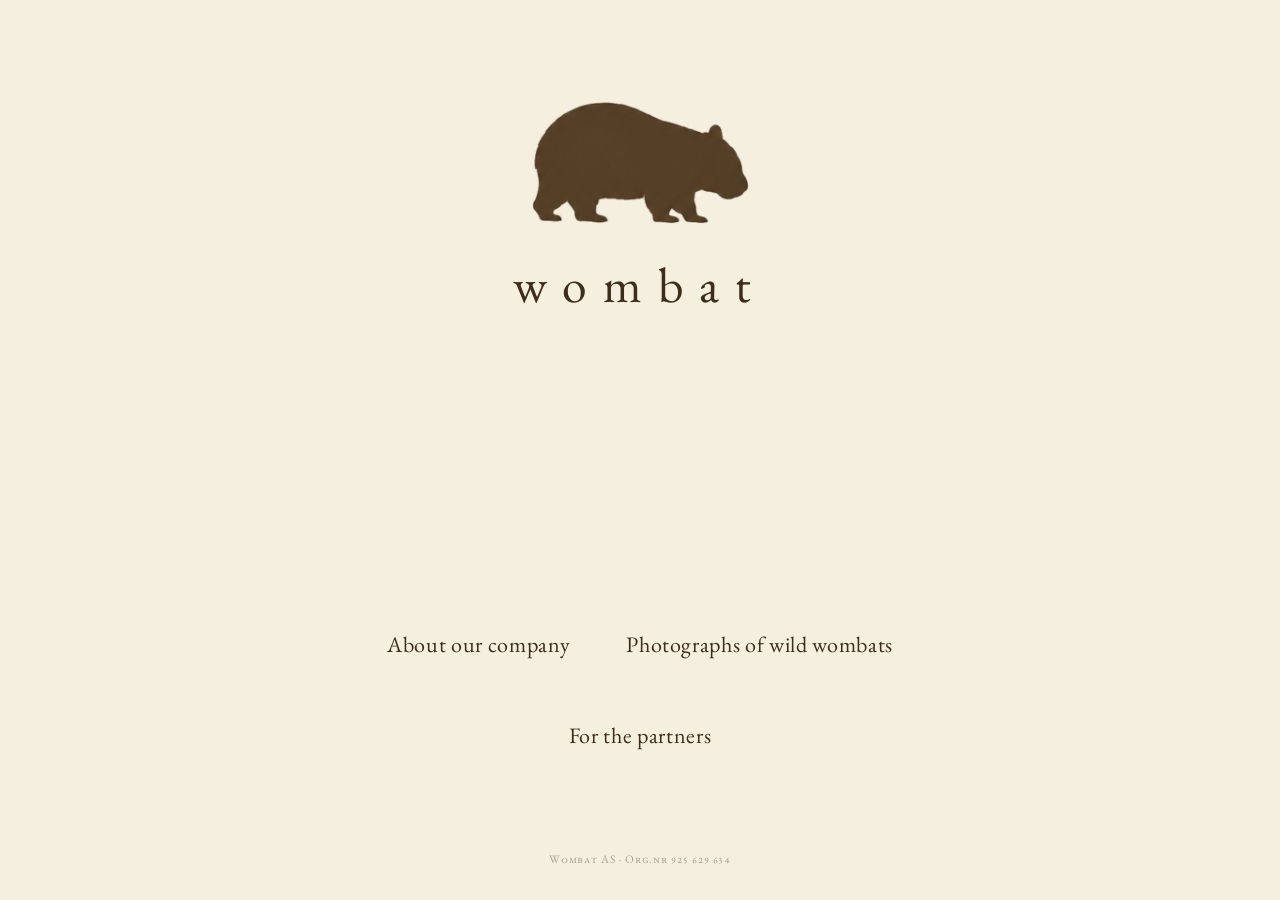
<file: index.html>
<!DOCTYPE html>
<html lang="en">
<head>
  <meta charset="UTF-8">
  <meta name="viewport" content="width=device-width, initial-scale=1.0">
  <title>Wombat</title>
  <meta name="description" content="Wombat AS is a Norwegian company.">

  <meta property="og:title" content="Wombat">
  <meta property="og:description" content="A Norwegian company.">
  <meta property="og:image" content="wombat-logo.png">
  <meta property="og:type" content="website">

  <link rel="icon" type="image/png" href="wombat-logo.png">
  <link rel="apple-touch-icon" href="wombat-logo.png">
  <link rel="stylesheet" href="style.css">
</head>
<body>
  <main class="home">
    <div class="logo-block">
      <img id="wombat-mark" src="wombat-logo.png" alt="Wombat">
      <div class="wordmark-text">wombat</div>
    </div>
    <nav class="primary">
      <a href="about.html">About our company</a>
      <a href="wombats.html">Photographs of wild wombats</a>
      <a href="https://docs.google.com/spreadsheets/d/1r58V9bGHoJZDuZ3yRSJWuCCVVie4632kGpdcs40XNWY/edit?gid=370596621#gid=370596621" target="_blank" rel="noopener">For the partners</a>
    </nav>
  </main>
  <footer>
    Wombat AS &middot; Org.nr 925&nbsp;629&nbsp;634
  </footer>

  <script>
  (function() {
    const wombat = document.getElementById('wombat-mark');
    if (!wombat) return;
    if (window.matchMedia('(prefers-reduced-motion: reduce)').matches) return;

    let startTime = Date.now();
    let isHovering = false;

    wombat.addEventListener('mouseenter', () => isHovering = true);
    wombat.addEventListener('mouseleave', () => isHovering = false);

    function easeOutCubic(t) { return 1 - Math.pow(1 - t, 3); }
    function easeInQuad(t) { return t * t; }

    function animate() {
      if (!isHovering) {
        const t = (Date.now() - startTime) / 1000;

        // BREATHING — gentle continuous pulse (subtle)
        const breatheScale = 1 + 0.0085 * Math.sin((t / 6) * Math.PI * 2);

        // THE HOP — every 35 seconds, vertical only, with a small tilt
        const hopCycle = t % 35;
        let hopY = 0;
        let hopTilt = 0;
        let hopScale = 1;

        if (hopCycle < 32) {
          // resting
        } else if (hopCycle < 32.4) {
          const p = (hopCycle - 32) / 0.4;
          hopY = 3 * easeInQuad(p);
          hopTilt = -1.5 * easeInQuad(p);
          hopScale = 1 - 0.02 * easeInQuad(p);
        } else if (hopCycle < 32.9) {
          const p = (hopCycle - 32.4) / 0.5;
          hopY = 3 - (3 + 18) * easeOutCubic(p);
          hopTilt = -1.5 + (1.5 + 2) * easeOutCubic(p);
          hopScale = 0.98 + 0.04 * easeOutCubic(p);
        } else if (hopCycle < 33.3) {
          const p = (hopCycle - 32.9) / 0.4;
          hopY = -18 + 18 * easeInQuad(p);
          hopTilt = 0.5 - 0.5 * easeInQuad(p);
          hopScale = 1.02 - 0.02 * easeInQuad(p);
        } else {
          const p = Math.min(1, (hopCycle - 33.3) / 0.5);
          hopY = 2 * Math.sin(p * Math.PI) * (1 - p) * 0.4;
        }

        const totalScale = breatheScale * hopScale;
        wombat.style.transform =
          `translateY(${hopY}px) rotate(${hopTilt}deg) scale(${totalScale})`;
      }
      requestAnimationFrame(animate);
    }
    requestAnimationFrame(animate);
  })();
  </script>
</body>
</html>
</file>
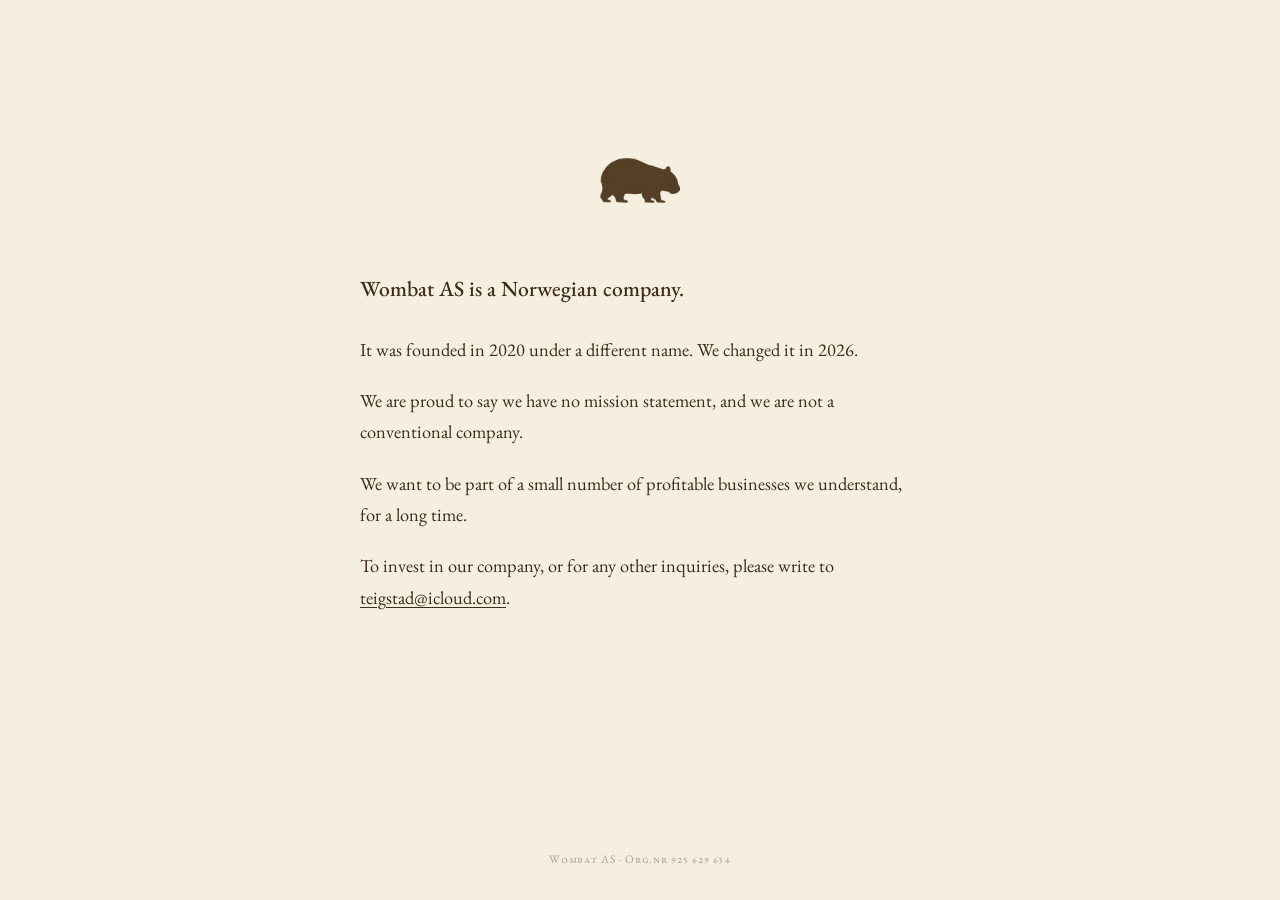
<file: about.html>
<!DOCTYPE html>
<html lang="en">
<head>
  <meta charset="UTF-8">
  <meta name="viewport" content="width=device-width, initial-scale=1.0">
  <title>About — Wombat</title>
  <meta name="description" content="Wombat AS is a Norwegian company.">

  <meta property="og:title" content="About — Wombat">
  <meta property="og:description" content="Wombat AS is a Norwegian company.">
  <meta property="og:image" content="wombat-logo.png">

  <link rel="icon" type="image/png" href="wombat-logo.png">
  <link rel="apple-touch-icon" href="wombat-logo.png">
  <link rel="stylesheet" href="style.css">
</head>
<body>
  <main>
    <header class="page-header">
      <a class="brand" href="index.html">
        <img class="mark-small" src="wombat-logo.png" alt="Wombat">
      </a>
    </header>
    <div class="content">
      <p class="lead">Wombat AS is a Norwegian company.</p>
      <p>It was founded in 2020 under a different name. We changed it in 2026.</p>
      <p>We are proud to say we have no mission statement, and we are not a conventional company.</p>
      <p>We want to be part of a small number of profitable businesses we understand, for a long time.</p>
      <p>To invest in our company, or for any other inquiries, please write to <a href="mailto:teigstad@icloud.com">teigstad@icloud.com</a>.</p>
    </div>
  </main>
  <footer>
    Wombat AS &middot; Org.nr 925&nbsp;629&nbsp;634
  </footer>
</body>
</html>
</file>
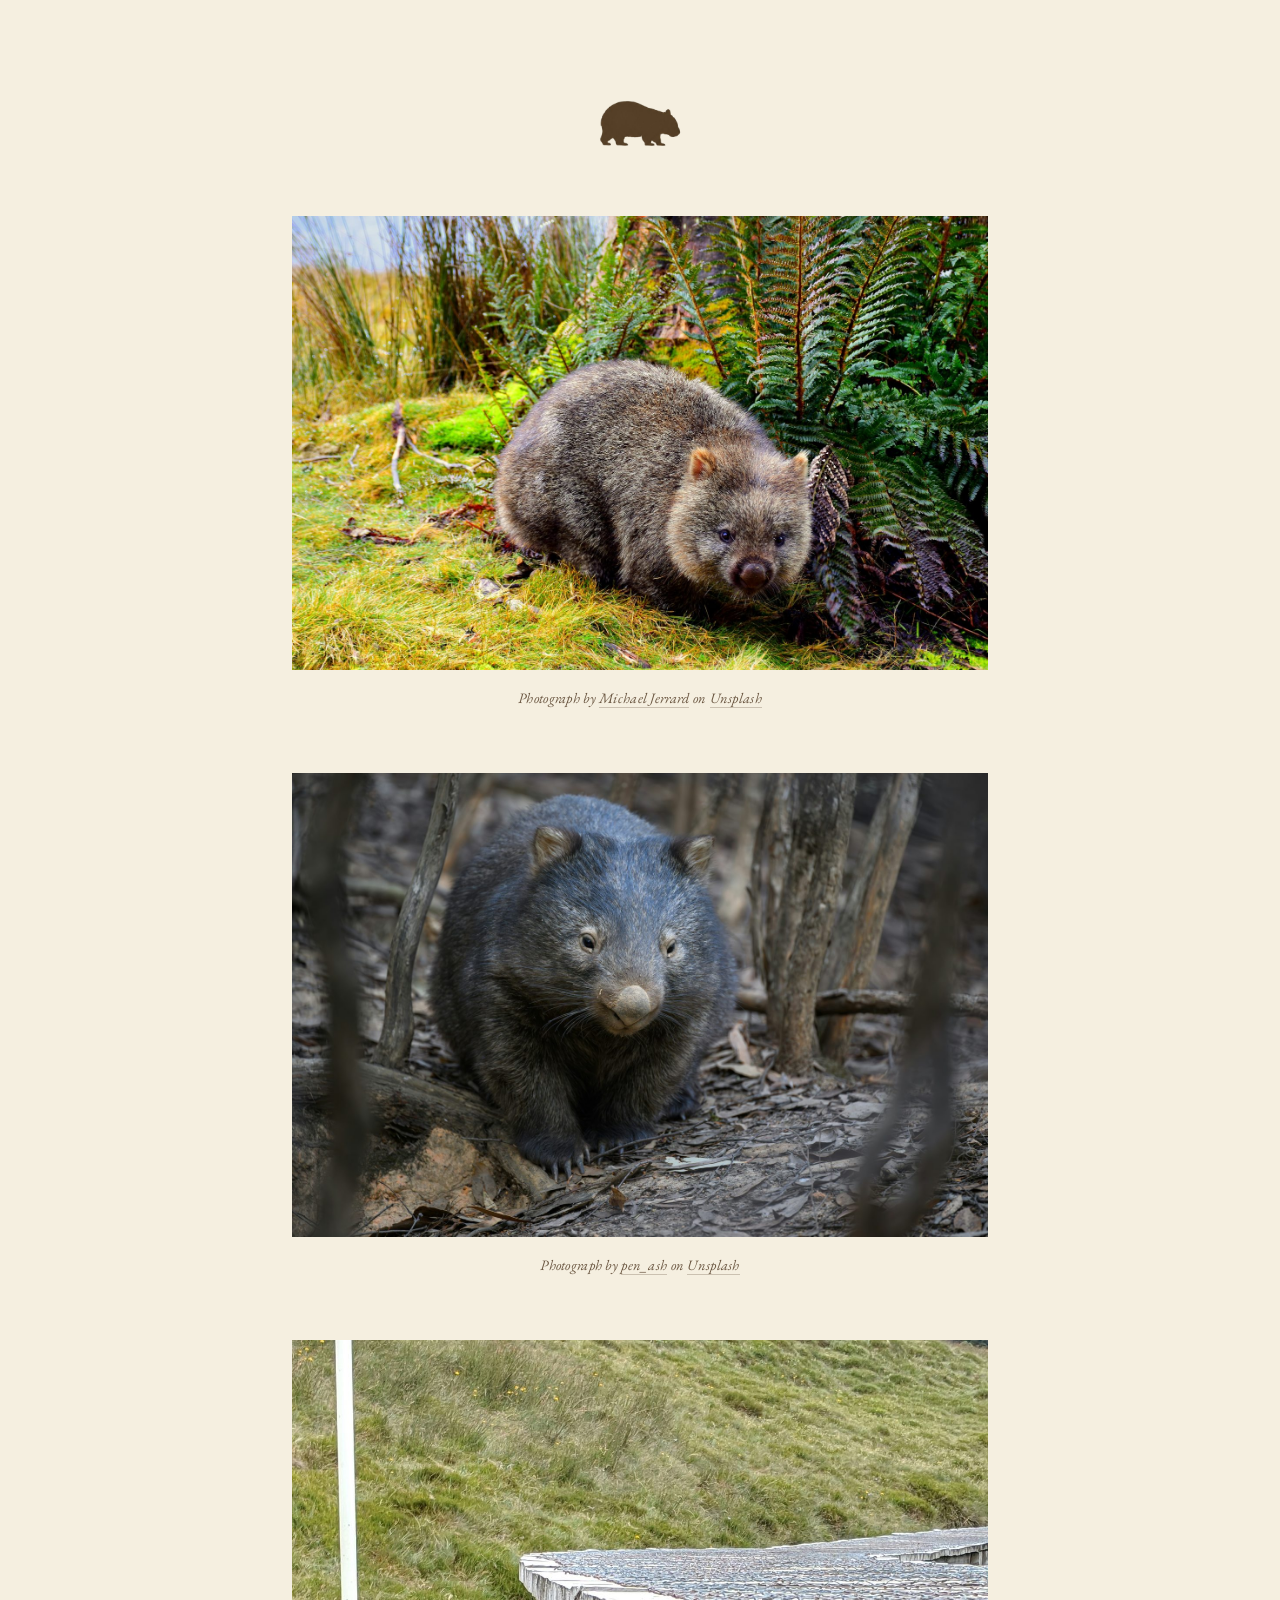
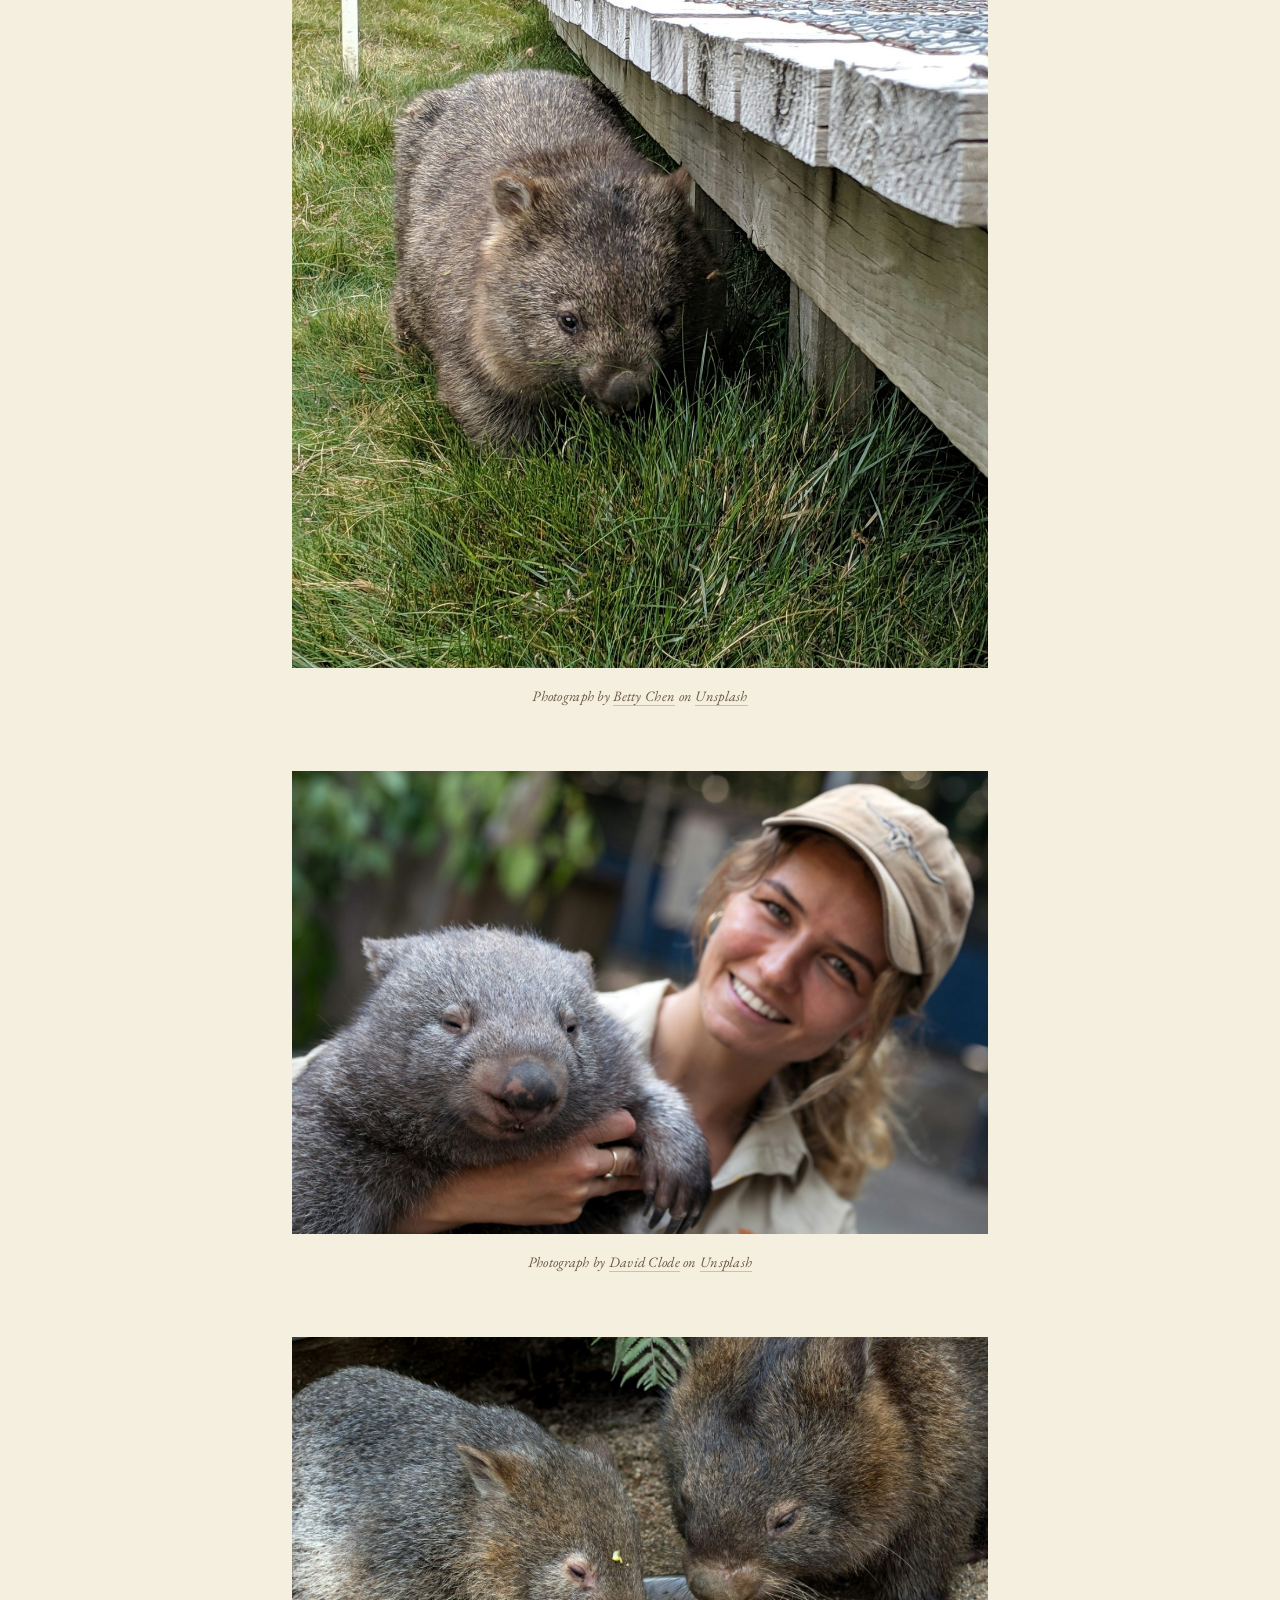
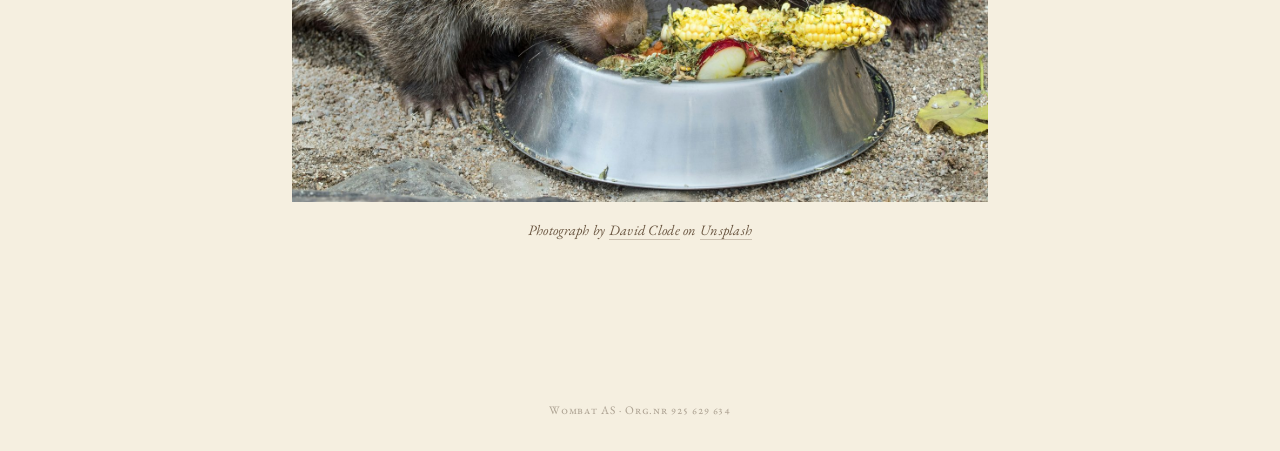
<file: wombats.html>
<!DOCTYPE html>
<html lang="en">
<head>
  <meta charset="UTF-8">
  <meta name="viewport" content="width=device-width, initial-scale=1.0">
  <title>Photographs of wild wombats — Wombat</title>
  <meta name="description" content="Photographs of wild wombats.">

  <meta property="og:title" content="Photographs of wild wombats — Wombat">
  <meta property="og:description" content="Photographs of wild wombats.">
  <meta property="og:image" content="wombat-logo.png">

  <link rel="icon" type="image/png" href="wombat-logo.png">
  <link rel="apple-touch-icon" href="wombat-logo.png">
  <link rel="stylesheet" href="style.css">
</head>
<body>
  <main>
    <header class="page-header">
      <a class="brand" href="index.html">
        <img class="mark-small" src="wombat-logo.png" alt="Wombat">
      </a>
    </header>

    <div class="photos">

      <figure class="photo">
        <img src="wombat-1.jpg" alt="A wombat among ferns and grass" loading="lazy">
        <figcaption class="caption">
          Photograph by <a href="https://unsplash.com/@michaeljerrard?utm_source=unsplash&amp;utm_medium=referral&amp;utm_content=creditCopyText" target="_blank" rel="noopener">Michael Jerrard</a> on <a href="https://unsplash.com/photos/grey-rodent-on-green-grass-mnHs4boXT_0?utm_source=unsplash&amp;utm_medium=referral&amp;utm_content=creditCopyText" target="_blank" rel="noopener">Unsplash</a>
        </figcaption>
      </figure>

      <figure class="photo">
        <img src="wombat-2.jpg" alt="A wombat looking directly at the camera in a forest" loading="lazy">
        <figcaption class="caption">
          Photograph by <a href="https://unsplash.com/@pen_ash?utm_source=unsplash&amp;utm_medium=referral&amp;utm_content=creditCopyText" target="_blank" rel="noopener">pen_ash</a> on <a href="https://unsplash.com/photos/a-wombat-stares-directly-at-the-camera-QvgZkCAfJdc?utm_source=unsplash&amp;utm_medium=referral&amp;utm_content=creditCopyText" target="_blank" rel="noopener">Unsplash</a>
        </figcaption>
      </figure>

      <figure class="photo">
        <img src="wombat-3.jpg" alt="A wombat next to a wooden boardwalk" loading="lazy">
        <figcaption class="caption">
          Photograph by <a href="https://unsplash.com/@bettypics?utm_source=unsplash&amp;utm_medium=referral&amp;utm_content=creditCopyText" target="_blank" rel="noopener">Betty Chen</a> on <a href="https://unsplash.com/photos/a-brown-bear-standing-next-to-a-wooden-bench-VuNmztxY-hw?utm_source=unsplash&amp;utm_medium=referral&amp;utm_content=creditCopyText" target="_blank" rel="noopener">Unsplash</a>
        </figcaption>
      </figure>

      <figure class="photo">
        <img src="wombat-4.jpg" alt="A wildlife keeper holding a wombat" loading="lazy">
        <figcaption class="caption">
          Photograph by <a href="https://unsplash.com/@davidclode?utm_source=unsplash&amp;utm_medium=referral&amp;utm_content=creditCopyText" target="_blank" rel="noopener">David Clode</a> on <a href="https://unsplash.com/photos/girl-in-white-shirt-holding-gray-animal-tPIOleTRY5A?utm_source=unsplash&amp;utm_medium=referral&amp;utm_content=creditCopyText" target="_blank" rel="noopener">Unsplash</a>
        </figcaption>
      </figure>

      <figure class="photo">
        <img src="wombat-5.jpg" alt="Two wombats eating from a feed bowl" loading="lazy">
        <figcaption class="caption">
          Photograph by <a href="https://unsplash.com/@davidclode?utm_source=unsplash&amp;utm_medium=referral&amp;utm_content=creditCopyText" target="_blank" rel="noopener">David Clode</a> on <a href="https://unsplash.com/photos/two-rodent-eating-corns-hUidMW9NvmA?utm_source=unsplash&amp;utm_medium=referral&amp;utm_content=creditCopyText" target="_blank" rel="noopener">Unsplash</a>
        </figcaption>
      </figure>

    </div>
  </main>
  <footer>
    Wombat AS &middot; Org.nr 925&nbsp;629&nbsp;634
  </footer>
</body>
</html>
</file>
<file: style.css>
/* ===========================================================
   Wombat — site styles
   =========================================================== */

@import url('https://fonts.googleapis.com/css2?family=EB+Garamond:ital,wght@0,400;0,500;1,400&display=swap');

:root {
  --cream: #F5EFE0;
  --brown: #3E2C1C;
  --brown-soft: #6b5742;
  --brown-faint: rgba(62, 44, 28, 0.4);
  --rule: rgba(62, 44, 28, 0.12);
}

* { box-sizing: border-box; margin: 0; padding: 0; }

html { background: #F5EFE0; }

body {
  background: #F5EFE0;
  color: var(--brown);
  font-family: 'EB Garamond', Garamond, 'Times New Roman', serif;
  font-weight: 400;
  font-size: 18px;
  line-height: 1.6;
  min-height: 100vh;
  display: flex;
  flex-direction: column;
  -webkit-font-smoothing: antialiased;
  -moz-osx-font-smoothing: grayscale;
  overflow-x: hidden;
}

main {
  flex: 1;
  display: flex;
  flex-direction: column;
  align-items: center;
  justify-content: center;
  padding: 6rem 2rem;
  max-width: 760px;
  margin: 0 auto;
  width: 100%;
}

/* ============== HOME PAGE ============== */

/* On the home page the layout pushes the logo toward the top
   third and the nav links toward the bottom, with empty space
   between. */
main.home {
  justify-content: space-between;
  padding-top: 10vh;
  padding-bottom: 2rem;
}

.home {
  text-align: center;
}

.logo-block {
  display: flex;
  flex-direction: column;
  align-items: center;
  gap: 0.5rem;
}

#wombat-mark {
  display: block;
  width: 19vw;
  max-width: 240px;
  min-width: 170px;
  height: auto;
  cursor: default;
  transform: translateY(0) scale(1) rotate(0deg);
  transform-origin: center bottom;
  transition: transform 0.4s cubic-bezier(0.34, 1.56, 0.64, 1);
  /* Crisper rendering */
  image-rendering: -webkit-optimize-contrast;
  image-rendering: crisp-edges;
}

#wombat-mark:hover {
  transform: scale(1.06) translateY(-6px) !important;
}

.wordmark-text {
  font-family: 'EB Garamond', Garamond, serif;
  font-size: clamp(1.9rem, 4.75vw, 3.1rem);
  letter-spacing: 0.32em;
  text-transform: lowercase;
  color: var(--brown);
  font-weight: 400;
  /* Stays still — only the animal moves above */
}

@media (prefers-reduced-motion: reduce) {
  #wombat-mark { transform: none !important; }
}

/* ============== NAVIGATION ============== */

nav.primary {
  display: flex;
  gap: 3.5rem;
  justify-content: center;
  flex-wrap: wrap;
}

nav.primary a {
  color: var(--brown);
  text-decoration: none;
  font-size: 1.38rem;
  letter-spacing: 0.03em;
  position: relative;
  transition: opacity 0.3s ease;
}

nav.primary a::after {
  content: "";
  position: absolute;
  left: 0;
  right: 0;
  bottom: -4px;
  height: 1px;
  background: currentColor;
  transform: scaleX(0);
  transform-origin: center;
  transition: transform 0.4s cubic-bezier(0.65, 0, 0.35, 1);
}

nav.primary a:hover::after {
  transform: scaleX(1);
}

/* ============== INNER PAGES ============== */

.page-header {
  margin-bottom: 3.5rem;
  text-align: center;
}

.page-header a.brand {
  text-decoration: none;
  color: var(--brown);
  display: inline-flex;
  flex-direction: column;
  align-items: center;
}

.page-header img.mark-small {
  width: 90px;
  height: auto;
  display: block;
  transition: transform 0.5s cubic-bezier(0.34, 1.56, 0.64, 1);
  image-rendering: -webkit-optimize-contrast;
}

.page-header a.brand:hover img.mark-small {
  transform: translateY(-3px);
}

.page-header .wordmark {
  font-size: 1.15rem;
  letter-spacing: 0.32em;
  text-transform: lowercase;
}

.content {
  max-width: 560px;
  margin: 0 auto;
  text-align: left;
}

.content p {
  margin-bottom: 1.25rem;
  font-size: 1.15rem;
  line-height: 1.7;
}

.content p.lead {
  font-size: 1.35rem;
  line-height: 1.55;
  margin-bottom: 1.75rem;
  font-weight: 500;
}

.content a {
  color: var(--brown);
  text-decoration: underline;
  text-decoration-thickness: 1px;
  text-underline-offset: 3px;
  transition: opacity 0.3s ease;
}

.content a:hover {
  opacity: 0.55;
}

.content .contact-block {
  margin-top: 3rem;
  padding-top: 2rem;
  border-top: 1px solid var(--rule);
}

.content .contact-block p {
  margin-bottom: 0.4rem;
  font-size: 1.05rem;
}

.content .contact-block .name {
  font-style: italic;
  color: var(--brown-soft);
  margin-top: 0.5rem;
}

/* ============== WOMBATS PHOTOS ============== */

.photos {
  display: grid;
  grid-template-columns: 1fr;
  gap: 4rem;
  width: 100%;
  max-width: 720px;
  margin: 0 auto;
}

.photo { text-align: center; }

.photo .placeholder {
  width: 100%;
  aspect-ratio: 4 / 3;
  background: rgba(62, 44, 28, 0.04);
  border: 1px solid var(--rule);
  display: flex;
  align-items: center;
  justify-content: center;
  color: var(--brown-soft);
  font-style: italic;
  font-size: 0.95rem;
}

.photo img {
  width: 100%;
  height: auto;
  display: block;
}

.photo .caption {
  margin-top: 1rem;
  font-size: 0.9rem;
  font-style: italic;
  color: var(--brown-soft);
  letter-spacing: 0.02em;
}

.photo .caption a {
  color: var(--brown-soft);
  text-decoration: none;
  border-bottom: 1px solid rgba(107, 87, 66, 0.3);
  transition: border-color 0.3s ease, color 0.3s ease;
}

.photo .caption a:hover {
  color: var(--brown);
  border-bottom-color: var(--brown);
}

/* ============== 404 ============== */

.notfound { text-align: center; }

.notfound .mark-medium {
  width: 140px;
  margin: 0 auto 2rem;
  opacity: 0.85;
  image-rendering: -webkit-optimize-contrast;
}

.notfound h1 {
  font-weight: 400;
  font-size: 1.4rem;
  letter-spacing: 0.04em;
  margin-bottom: 1rem;
  font-style: italic;
}

.notfound p {
  color: var(--brown-soft);
  margin-bottom: 2rem;
  font-size: 1.05rem;
}

.notfound a.return {
  color: var(--brown);
  text-decoration: none;
  font-size: 1rem;
  letter-spacing: 0.04em;
  border-bottom: 1px solid var(--brown);
  padding-bottom: 2px;
  transition: opacity 0.3s ease;
}

.notfound a.return:hover { opacity: 0.55; }

/* ============== FOOTER ============== */

footer {
  text-align: center;
  padding: 4rem 2rem 2rem;
  font-size: 0.72rem;
  letter-spacing: 0.08em;
  color: var(--brown-faint);
  font-variant: small-caps;
}

/* ============== RESPONSIVE ============== */

@media (max-width: 600px) {
  body { font-size: 17px; }
  main { padding: 4rem 1.5rem; }
  main.home { padding-top: 6vh; padding-bottom: 3rem; }
  #wombat-mark { width: 36vw; min-width: 144px; }
  nav.primary { gap: 1.5rem; }
  nav.primary a { font-size: 1.15rem; }
  .content p { font-size: 1.1rem; }
  .content p.lead { font-size: 1.25rem; }
}
</file>
